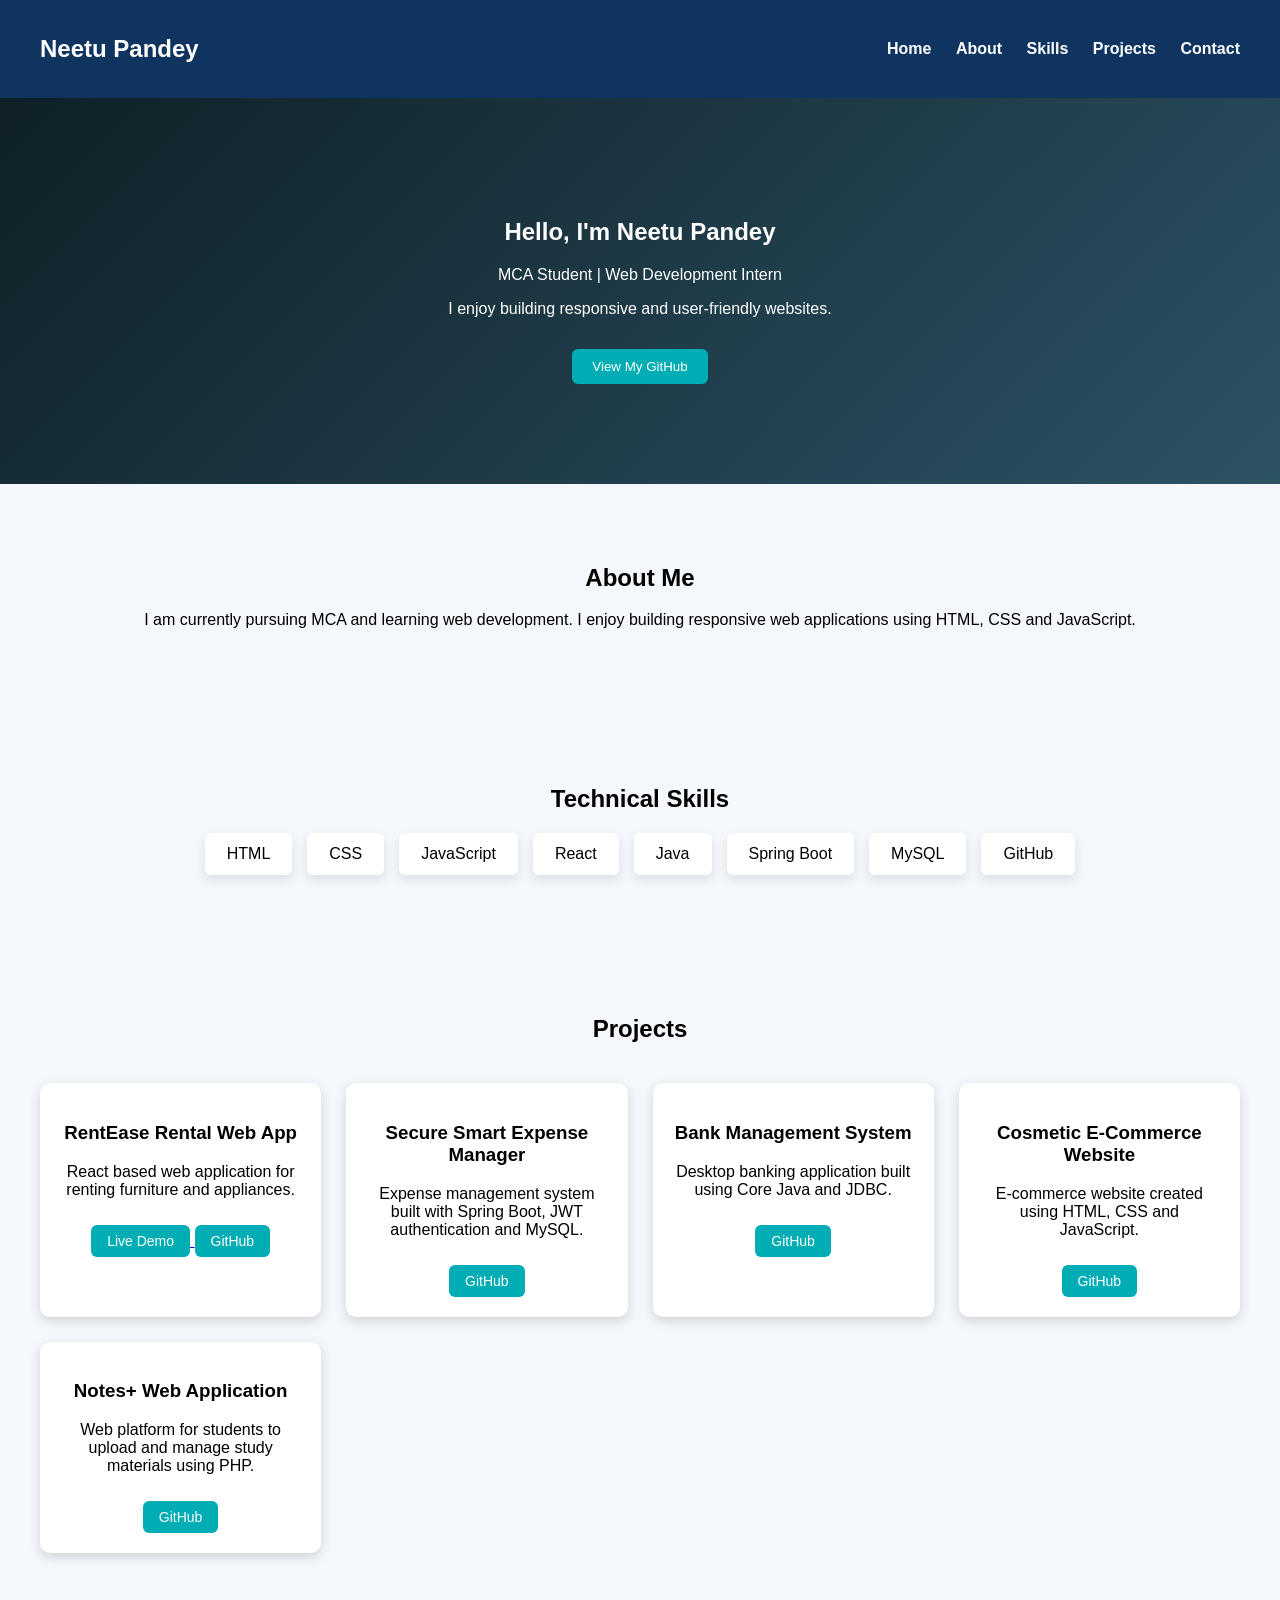
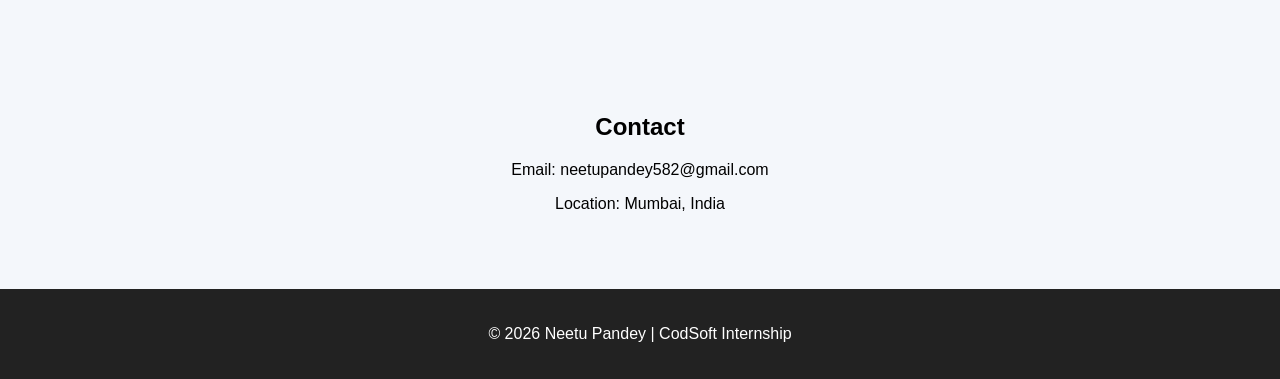
<file: index.html>
<!DOCTYPE html>
<html>
<head>
<meta charset="UTF-8">
<title>Neetu Pandey Portfolio</title>
<link rel="stylesheet" href="style.css">
</head>

<body>

<header class="navbar">

<h2 class="logo">Neetu Pandey</h2>

<nav>
<a href="#home">Home</a>
<a href="#about">About</a>
<a href="#skills">Skills</a>
<a href="#projects">Projects</a>
<a href="#contact">Contact</a>
</nav>

</header>


<section id="home" class="hero">

<h1>Hello, I'm Neetu Pandey</h1>

<p>MCA Student | Web Development Intern</p>

<p>I enjoy building responsive and user-friendly websites.</p>

<a href="https://github.com/neetupandey443" target="_blank">
<button class="github-btn">View My GitHub</button>
</a>

</section>


<section id="about" class="about">

<h2>About Me</h2>

<p>
I am currently pursuing MCA and learning web development.
I enjoy building responsive web applications using HTML, CSS and JavaScript.
</p>

</section>


<section id="skills" class="skills">

<h2>Technical Skills</h2>

<div class="skill-container">

<div class="skill">HTML</div>
<div class="skill">CSS</div>
<div class="skill">JavaScript</div>
<div class="skill">React</div>
<div class="skill">Java</div>
<div class="skill">Spring Boot</div>
<div class="skill">MySQL</div>
<div class="skill">GitHub</div>

</div>

</section>


<section id="projects" class="projects">

<h2>Projects</h2>

<div class="project-container">

<div class="project-card">
<h3>RentEase Rental Web App</h3>
<p>React based web application for renting furniture and appliances.</p>

<a href="https://rentease-react-app.vercel.app" target="_blank">
<button class="project-btn">Live Demo</button>
</a>

<a href="https://github.com/neetupandey443/rentease-react-app" target="_blank">
<button class="project-btn">GitHub</button>
</a>

</div>


<div class="project-card">
<h3>Secure Smart Expense Manager</h3>
<p>Expense management system built with Spring Boot, JWT authentication and MySQL.</p>

<a href="https://github.com/neetupandey443" target="_blank">
<button class="project-btn">GitHub</button>
</a>

</div>


<div class="project-card">
<h3>Bank Management System</h3>
<p>Desktop banking application built using Core Java and JDBC.</p>

<a href="https://github.com/neetupandey443" target="_blank">
<button class="project-btn">GitHub</button>
</a>

</div>


<div class="project-card">
<h3>Cosmetic E-Commerce Website</h3>
<p>E-commerce website created using HTML, CSS and JavaScript.</p>

<a href="https://github.com/neetupandey443" target="_blank">
<button class="project-btn">GitHub</button>
</a>

</div>


<div class="project-card">
<h3>Notes+ Web Application</h3>
<p>Web platform for students to upload and manage study materials using PHP.</p>

<a href="https://github.com/neetupandey443" target="_blank">
<button class="project-btn">GitHub</button>
</a>

</div>

</div>

</section>
<section id="contact" class="contact">

<h2>Contact</h2>

<p>Email: neetupandey582@gmail.com</p>
<p>Location: Mumbai, India</p>

</section>


<footer>

<p>© 2026 Neetu Pandey | CodSoft Internship</p>

</footer>


</body>
</html>
</file>
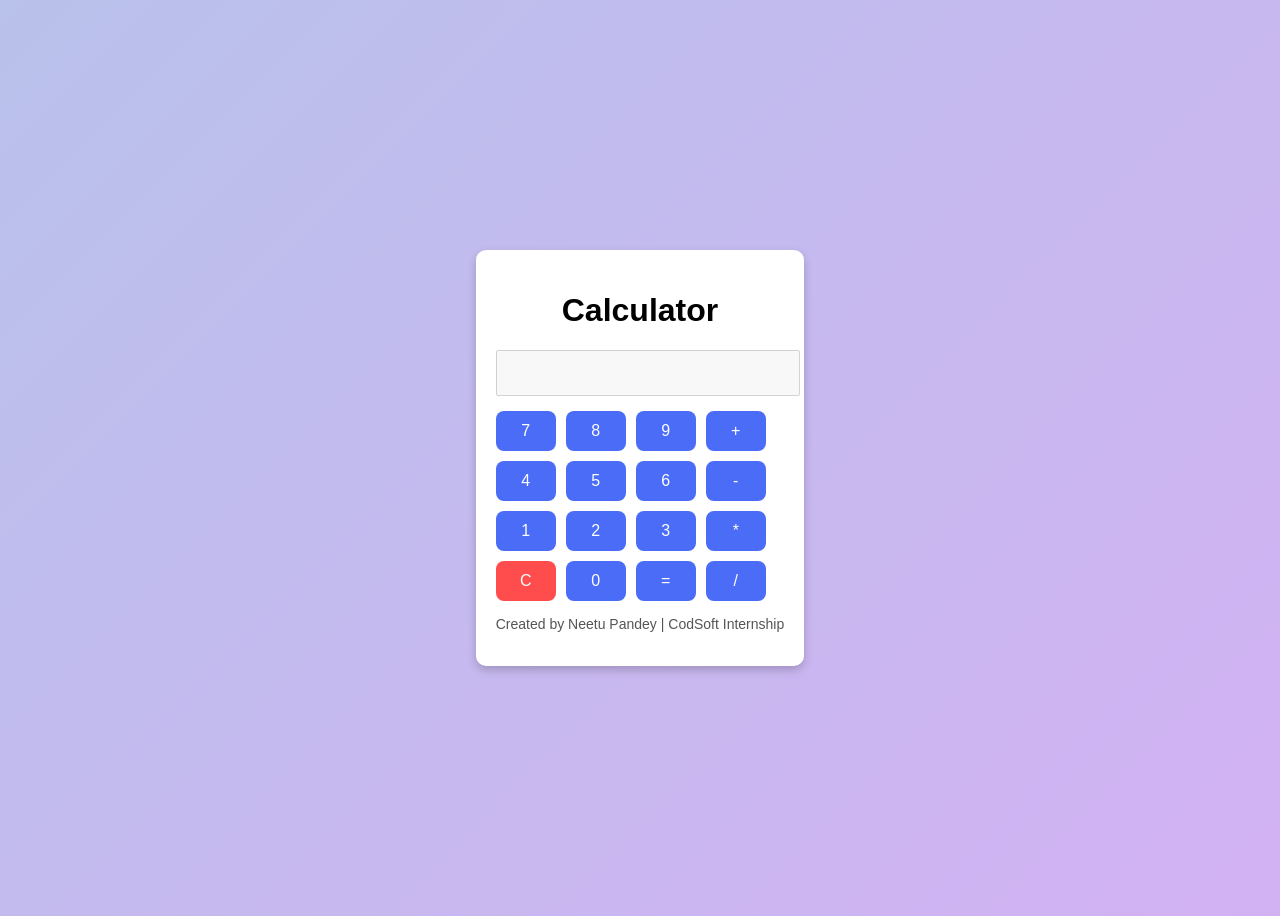
<file: calculator/index.html>
<!DOCTYPE html>
<html>
<head>
    <title>Neetu Calculator</title>
    <link rel="stylesheet" href="style.css">
</head>

<body>

<div class="container">

    <h1>Calculator</h1>

    <input type="text" id="display" disabled>

    <div class="buttons">

        <button onclick="addValue('7')">7</button>
        <button onclick="addValue('8')">8</button>
        <button onclick="addValue('9')">9</button>
        <button onclick="addValue('+')">+</button>

        <button onclick="addValue('4')">4</button>
        <button onclick="addValue('5')">5</button>
        <button onclick="addValue('6')">6</button>
        <button onclick="addValue('-')">-</button>

        <button onclick="addValue('1')">1</button>
        <button onclick="addValue('2')">2</button>
        <button onclick="addValue('3')">3</button>
        <button onclick="addValue('*')">*</button>

        <button onclick="clearDisplay()">C</button>
        <button onclick="addValue('0')">0</button>
        <button onclick="calculate()">=</button>
        <button onclick="addValue('/')">/</button>

    </div>
    <p class="footer">Created by Neetu Pandey | CodSoft Internship</p>

</div>

<script src="script.js"></script>

</body>
</html>
</file>
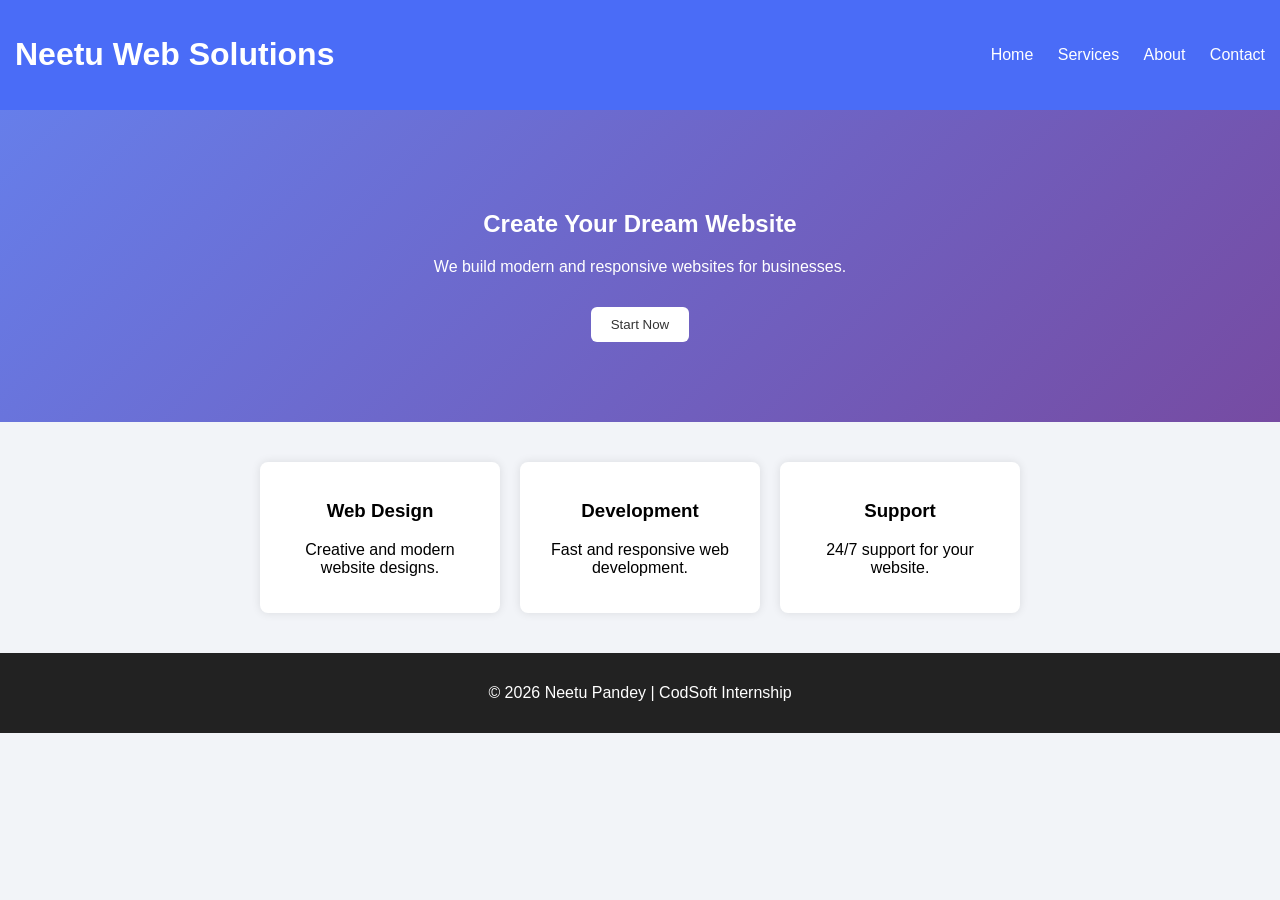
<file: landing-page/index.html>
<!DOCTYPE html>
<html>
<head>
    <title>Neetu Web Solutions</title>
    <link rel="stylesheet" href="style.css">
</head>

<body>

<header>
    <h1>Neetu Web Solutions</h1>

    <nav>
        <a href="#">Home</a>
        <a href="#">Services</a>
        <a href="#">About</a>
        <a href="#">Contact</a>
    </nav>
</header>

<section class="hero">

    <h2>Create Your Dream Website</h2>
    <p>We build modern and responsive websites for businesses.</p>

    <button>Start Now</button>

</section>

<section class="services">

    <div class="card">
        <h3>Web Design</h3>
        <p>Creative and modern website designs.</p>
    </div>

    <div class="card">
        <h3>Development</h3>
        <p>Fast and responsive web development.</p>
    </div>

    <div class="card">
        <h3>Support</h3>
        <p>24/7 support for your website.</p>
    </div>

</section>

<footer>
<p>© 2026 Neetu Pandey | CodSoft Internship</p>
</footer>

</body>
</html>
</file>
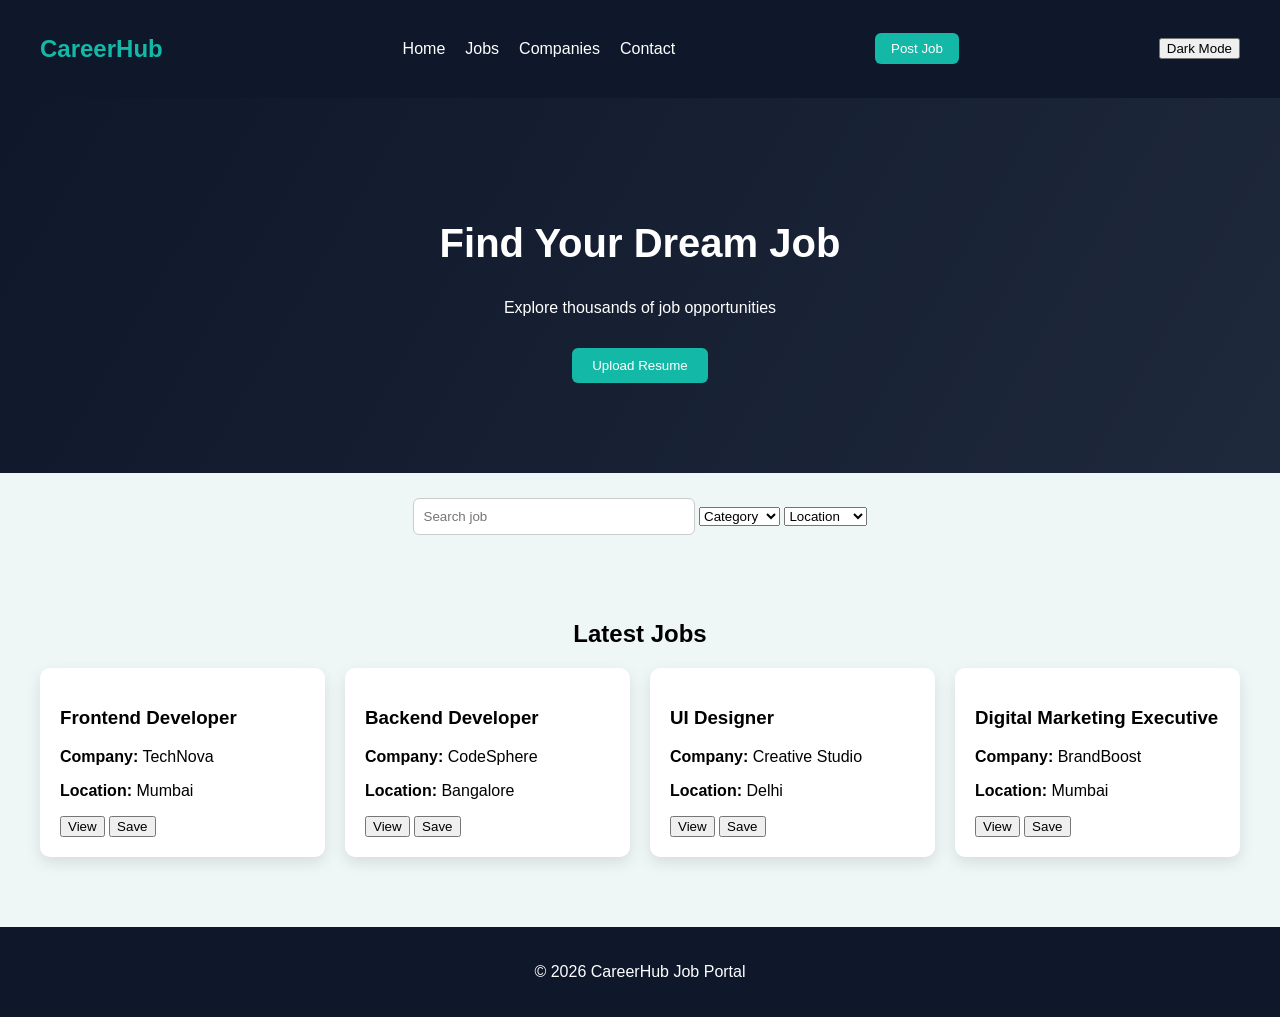
<file: level-2/job-board/index.html>
<!DOCTYPE html>
<html>

<head>
<title>CareerHub Job Portal</title>
<link rel="stylesheet" href="style.css">
</head>

<body>

<nav class="navbar">

<h2 class="logo">CareerHub</h2>

<ul>
<li>Home</li>
<li>Jobs</li>
<li>Companies</li>
<li>Contact</li>
</ul>

<button class="post-btn">Post Job</button>
<button id="darkToggle">Dark Mode</button>

</nav>


<section class="hero">

<h1>Find Your Dream Job</h1>

<p>Explore thousands of job opportunities</p>

<button class="resume-btn">Upload Resume</button>

</section>


<section class="search-section">

<input type="text" id="searchInput" placeholder="Search job">

<select id="categoryFilter">

<option value="">Category</option>
<option value="IT">IT</option>
<option value="Design">Design</option>
<option value="Marketing">Marketing</option>

</select>

<select id="locationFilter">

<option value="">Location</option>
<option value="Mumbai">Mumbai</option>
<option value="Bangalore">Bangalore</option>
<option value="Delhi">Delhi</option>

</select>

</section>


<section class="jobs">

<h2>Latest Jobs</h2>

<div id="jobList" class="job-container"></div>

</section>


<footer>

<p>© 2026 CareerHub Job Portal</p>

</footer>

<div id="postModal" class="modal">

<div class="modal-content">

<span id="closePost">&times;</span>

<h2>Post New Job</h2>

<input id="jobTitle" placeholder="Job Title"><br><br>

<input id="jobCompany" placeholder="Company Name"><br><br>

<input id="jobLocation" placeholder="Location"><br><br>

<select id="jobCategory">

<option value="IT">IT</option>
<option value="Design">Design</option>
<option value="Marketing">Marketing</option>

</select><br><br>

<button id="submitJob">Add Job</button>

</div>

</div>


<div id="jobModal" class="modal">

<div class="modal-content">

<span id="closeModal">&times;</span>

<h2 id="modalTitle"></h2>

<p id="modalCompany"></p>

<p id="modalLocation"></p>

<button id="applyBtn">Apply Now</button>

</div>

</div>


<div id="applyModal" class="modal">

<div class="modal-content">

<span id="closeApply">&times;</span>

<h2>Apply for Job</h2>

<input type="text" placeholder="Your Name"><br><br>

<input type="email" placeholder="Email"><br><br>

<button>Submit Application</button>

</div>

</div>


<script src="script.js"></script>

</body>
</html>
</file>
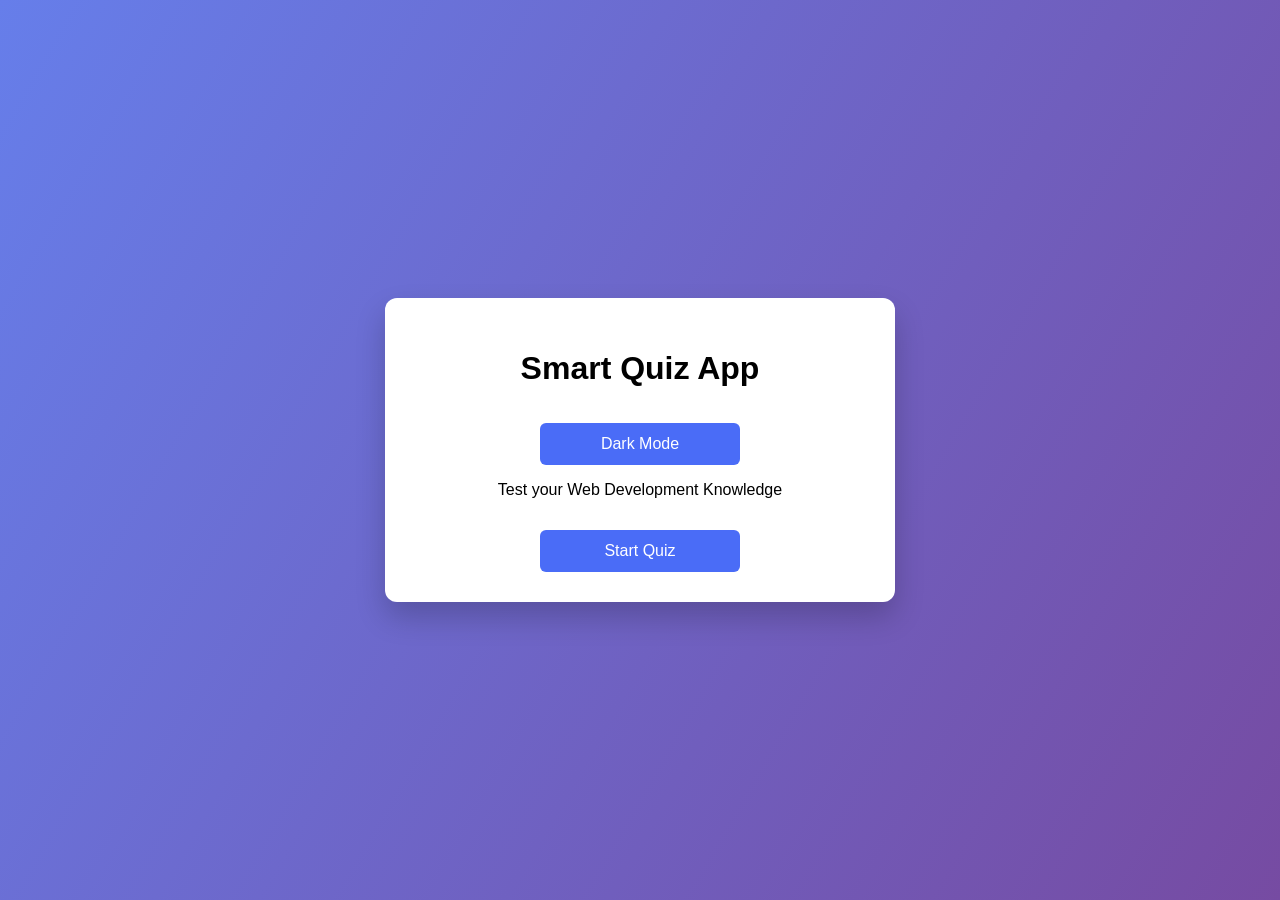
<file: level-2/quiz-app/index.html>
<!DOCTYPE html>
<html>

<head>
<title>Smart Quiz App</title>
<link rel="stylesheet" href="style.css">
</head>

<body>

<div class="quiz-container">

<h1>Smart Quiz App</h1>
<button id="darkBtn">Dark Mode</button>

<div id="startScreen">
<p>Test your Web Development Knowledge</p>
<button id="startBtn">Start Quiz</button>
</div>

<div id="quizBox" style="display:none">

<div class="top-bar">

<span id="progress"></span>

<div class="timer-box">
⏱ <span id="timer">60</span>s
</div>

</div>

<div class="progress-bar">
<div id="progressFill"></div>
</div>

<h2 id="question"></h2>

<div id="options"></div>

<button id="nextBtn">Next</button>

</div>

<div id="resultBox"></div>

</div>

<script src="script.js"></script>

</body>
</html>
</file>
<file: style.css>
html{
scroll-behavior:smooth;
}

body{
font-family:Arial;
margin:0;
background:#f4f7fb;
}

/* navbar */

.navbar{
display:flex;
justify-content:space-between;
align-items:center;
padding:15px 40px;
background:#0f3460;
color:white;
}

nav a{
color:white;
margin-left:20px;
text-decoration:none;
font-weight:bold;
}

/* hero */

.hero{
text-align:center;
padding:100px 20px;
background:linear-gradient(135deg,#0f2027,#2c5364);
color:white;
}

/* github button */

.github-btn{
margin-top:15px;
padding:10px 20px;
border:none;
background:#00adb5;
color:white;
border-radius:6px;
cursor:pointer;
}

/* sections */

section{
padding:60px 20px;
text-align:center;
}

/* skills */

.skill-container{
display:flex;
flex-wrap:wrap;
justify-content:center;
gap:15px;
}

.skill{
background:white;
padding:12px 22px;
border-radius:6px;
box-shadow:0 5px 12px rgba(0,0,0,0.1);
transition:0.3s;
}

.skill:hover{
background:#00adb5;
color:white;
transform:scale(1.05);
}

/* projects */

.project-container{
display:grid;
grid-template-columns:repeat(auto-fit,minmax(250px,1fr));
gap:25px;
padding:20px;
}

.project-card{
background:white;
padding:20px;
border-radius:10px;
box-shadow:0 4px 12px rgba(0,0,0,0.15);
transition:0.3s;
text-align:center;
}

.project-card:hover{
transform:translateY(-10px);
box-shadow:0 12px 20px rgba(0,0,0,0.25);
}

/* project button */

.project-btn{
margin-top:10px;
padding:8px 16px;
border:none;
background:#00adb5;
color:white;
border-radius:6px;
cursor:pointer;
font-size:14px;
transition:0.3s;
}

.project-btn:hover{
background:#008891;
}

/* footer */

footer{
background:#222;
color:white;
text-align:center;
padding:20px;
}

/* responsive */

@media (max-width:768px){

.navbar{
flex-direction:column;
text-align:center;
}

nav{
margin-top:10px;
}

.skill-container{
flex-direction:column;
align-items:center;
}

.project-container{
flex-direction:column;
align-items:center;
}

}
</file>
<file: calculator/style.css>
body{
    font-family: Arial;
    background: linear-gradient(135deg,#b9c2eb,#d2b1f3);
    display:flex;
    justify-content:center;
    align-items:center;
    height:100vh;
}

.container{
    background:white;
    padding:20px;
    border-radius:10px;
    box-shadow:0px 4px 10px rgba(0,0,0,0.2);
    text-align:center;
}

#display{
    width:100%;
    height:40px;
    margin-bottom:15px;
    font-size:18px;
    text-align:right;
    padding-right:10px;
}

.buttons{
    display:grid;
    grid-template-columns:repeat(4,60px);
    gap:10px;
}

button{
    height:40px;
    font-size:16px;
    border:none;
    background:#4a6cf7;
    color:white;
    border-radius:8px;
    cursor:pointer;
    transition:0.3s;
}

button:hover{
    background:#acb3d3;
    transform:scale(1.05);
}

.footer{
    margin-top:15px;
    font-size:14px;
    color:#555;
}

button:nth-child(13){
    background:#ff4d4d;
}

@media (max-width:600px){

.container{
    width:90%;
    padding:15px;
}

.buttons{
    grid-template-columns:repeat(4,1fr);
}

button{
    height:50px;
    font-size:18px;
}

#display{
    height:50px;
    font-size:20px;
}

}
</file>
<file: landing-page/style.css>
body{
    font-family: Arial, sans-serif;
    margin:0;
    background:#f2f4f8;
}

/*  ye mera header hai */

header{
    background:#4a6cf7;
    color:white;
    padding:15px;
    display:flex;
    justify-content:space-between;
    align-items:center;
}

nav a{
    color:white;
    text-decoration:none;
    margin-left:20px;
    font-size:16px;
}

/* hero section hai */

.hero{
    text-align:center;
    padding:80px 20px;
    background:linear-gradient(135deg,#667eea,#764ba2);
    color:white;
}

.hero button{
    margin-top:15px;
    padding:10px 20px;
    border:none;
    background:white;
    color:#333;
    border-radius:6px;
    cursor:pointer;
}

/* services section  hai */

.services{
    display:flex;
    justify-content:center;
    gap:20px;
    padding:40px;
}

.card{
    background:white;
    padding:20px;
    width:200px;
    text-align:center;
    box-shadow:0 0 10px rgba(0,0,0,0.1);
    border-radius:8px;
}

/*  Last part footer */

footer{
    text-align:center;
    background:#222;
    color:white;
    padding:15px;
}

/* ye website ko responsive karne ke liye */
@media (max-width:768px){

header{
flex-direction:column;
text-align:center;
}

nav{
margin-top:10px;
}

.services{
flex-direction:column;
align-items:center;
}

.card{
width:80%;
}

}
</file>
<file: level-2/job-board/style.css>
body{
font-family:Arial;
margin:0;
background:#eef7f6;
}

/* Navbar */

.navbar{
display:flex;
justify-content:space-between;
align-items:center;
padding:15px 40px;
background:#0f172a;
color:white;
}

.logo{
color:#14b8a6;
}

.navbar ul{
display:flex;
gap:20px;
list-style:none;
}

.navbar ul li{
cursor:pointer;
}

/* Post Job Button */

.post-btn{
background:#14b8a6;
color:white;
border:none;
padding:8px 16px;
border-radius:6px;
cursor:pointer;
}

.post-btn:hover{
background:#0d9488;
}

/* Hero Section */

.hero{
text-align:center;
padding:90px 20px;
background:linear-gradient(120deg,#0f172a,#1e293b);
color:white;
}

.hero h1{
font-size:40px;
}

.resume-btn{
margin-top:15px;
padding:10px 20px;
background:#14b8a6;
color:white;
border:none;
border-radius:6px;
cursor:pointer;
}

/* Search Section */

.search-section{
text-align:center;
padding:25px;
}

.search-section input{
padding:10px;
width:260px;
border-radius:6px;
border:1px solid #ccc;
}

.search-section button{
padding:10px 15px;
background:#14b8a6;
border:none;
color:white;
border-radius:6px;
cursor:pointer;
}

/* Jobs Section */

.jobs{
padding:40px;
text-align:center;
}

.job-container{
display:grid;
grid-template-columns:repeat(auto-fit,minmax(250px,1fr));
gap:20px;
margin-top:20px;
}

.job-card{
background:white;
padding:20px;
border-radius:10px;
box-shadow:0 6px 15px rgba(0,0,0,0.1);
text-align:left;
transition:0.3s;
}

.job-card:hover{
transform:translateY(-5px);
}

/* Apply Button */

.apply-btn{
margin-top:10px;
background:#0f172a;
color:white;
border:none;
padding:8px 15px;
border-radius:5px;
cursor:pointer;
}

.apply-btn:hover{
background:#020617;
}

/* Footer */

footer{
text-align:center;
padding:20px;
background:#0f172a;
color:white;
margin-top:30px;
}

/* Modal */

.modal{
display:none;
position:fixed;
top:0;
left:0;
width:100%;
height:100%;
background:rgba(0,0,0,0.6);
justify-content:center;
align-items:center;
}

.modal-content{
background:white;
padding:30px;
border-radius:10px;
width:320px;
text-align:center;
}

#closeModal{
float:right;
cursor:pointer;
font-size:22px;
}

.dark-mode{
background:#121212;
color:white;
}

.dark-mode .navbar{
background:#1e1e1e;
}

.dark-mode .job-card{
background:#2b2b2b;
color:white;
}
</file>
<file: level-2/quiz-app/style.css>
body{
font-family:Arial;
background:linear-gradient(120deg,#667eea,#764ba2);
display:flex;
justify-content:center;
align-items:center;
height:100vh;
margin:0;
}

.quiz-container{
background:white;
padding:30px;
width:90%;
max-width:450px;
border-radius:12px;
box-shadow:0 15px 30px rgba(0,0,0,0.2);
text-align:center;
}

.top-bar{
display:flex;
justify-content:space-between;
margin-bottom:10px;
font-weight:bold;
}

.timer-box{
color:#ff3d3d;
}

.option{
background:#f2f2f2;
padding:12px;
margin:10px 0;
border-radius:8px;
cursor:pointer;
transition:0.3s;
font-size:16px;
}

.option:hover{
background:#dbe4ff;
}

.correct{
background:#a5f3b5 !important;
}

.wrong{
background:#ffb3b3 !important;
}

button{
margin-top:15px;
padding:12px 20px;
border:none;
background:#4a6cf7;
color:white;
border-radius:6px;
cursor:pointer;
font-size:16px;
width:100%;
max-width:200px;
}

button:hover{
background:#2f4bd8;
}

.progress-bar{
width:100%;
height:8px;
background:#eee;
border-radius:5px;
margin-bottom:20px;
}

#progressFill{
height:8px;
background:#4a6cf7;
width:0%;
border-radius:5px;
}

.dark-mode{
background:#1e1e1e;
color:white;
}

.dark-mode .quiz-container{
background:#2c2c2c;
}

.dark-mode .option{
background:#444;
color:white;
}

@media (max-width:600px){

.quiz-container{
padding:20px;
}

h1{
font-size:22px;
}

#question{
font-size:18px;
}

.option{
font-size:14px;
padding:10px;
}

button{
font-size:14px;
padding:10px;
}

.timer-box{
font-size:14px;
}

}
</file>
